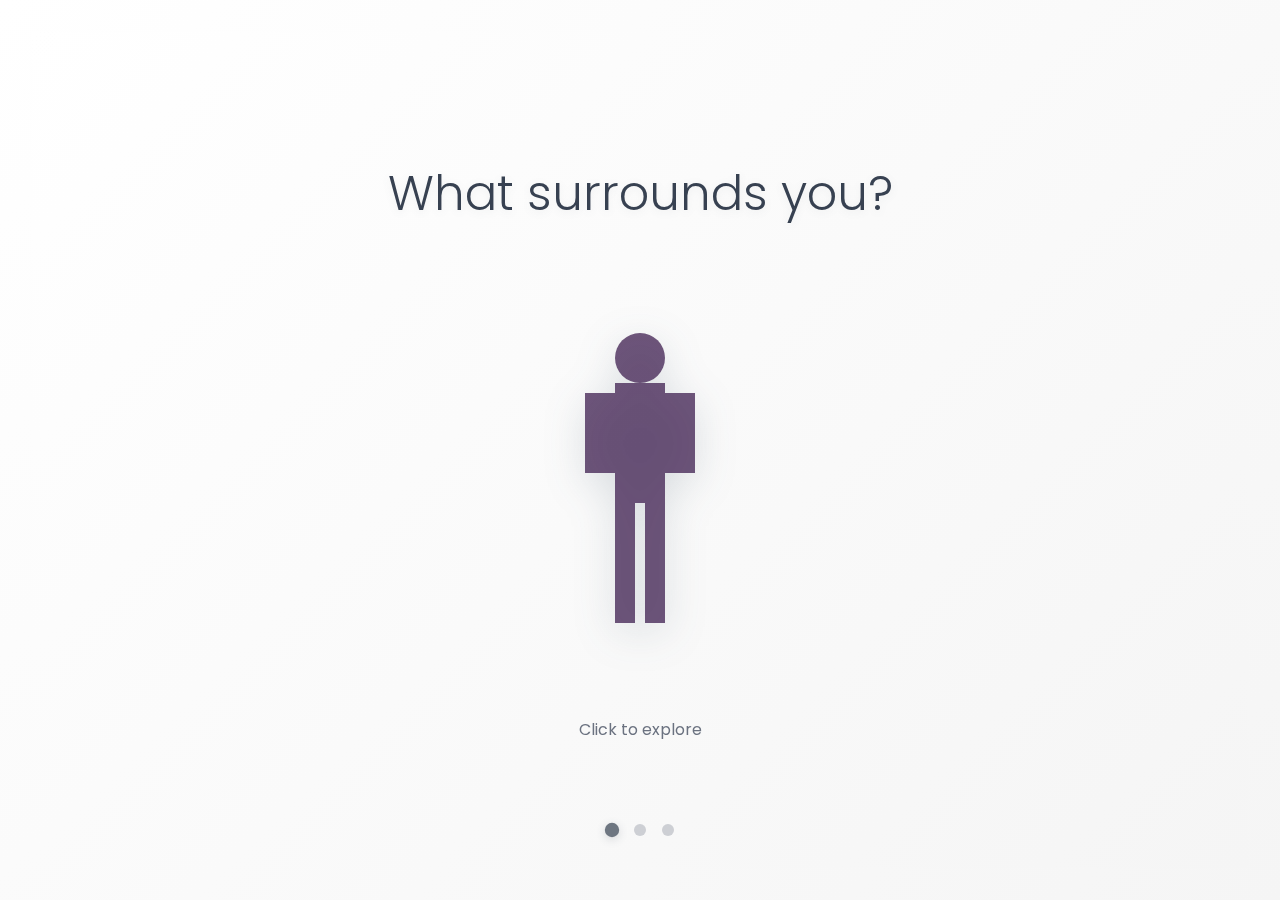
<file: index.html>
<!DOCTYPE html>
<html lang="en">
<head>
    <meta charset="UTF-8">
    <meta name="viewport" content="width=device-width, initial-scale=1.0">
    <title>Surround Sketchbook</title>
    <link rel="preconnect" href="https://fonts.googleapis.com">
    <link rel="preconnect" href="https://fonts.gstatic.com" crossorigin>
    <link href="https://fonts.googleapis.com/css2?family=Poppins:wght@300;400;500;600&display=swap" rel="stylesheet">
    <link rel="stylesheet" href="styles.css">
</head>
<body>
    <!-- Main Container -->
    <div id="container">
        <!-- Page 1: Intro -->
        <div class="panel" id="intro">
            <iframe src="pages/intro/intro.html" frameborder="0" style="width: 100%; height: 100%; border: none;"></iframe>
        </div>

        <!-- Page 2: Research Questions -->
        <div class="panel" id="research">
            <iframe src="pages/research/research.html" frameborder="0" style="width: 100%; height: 100%; border: none;"></iframe>
        </div>

        <!-- Page 3: Wardrobe -->
        <div class="panel" id="wardrobe">
            <iframe src="pages/wardrobe/wardrobe.html" frameborder="0" style="width: 100%; height: 100%; border: none;"></iframe>
        </div>

        <!-- Page 4: Door / Mirror -->
        <div class="panel" id="door-mirror">
            <div class="content">
                <h2 class="section-title">Door / Mirror</h2>
                <div class="door-mirror-container">
                    <button class="door-mirror-btn" onclick="openDoor()">Open Door</button>
                    <button class="door-mirror-btn" onclick="lookInMirror()">Look in Mirror</button>
                </div>
            </div>
        </div>

        <!-- Page 5: Portfolio Progress -->
        <div class="panel" id="progress">
            <div class="content">
                <h2 class="section-title">Portfolio Progress</h2>
                <div class="progress-grid">
                    <div class="progress-item">
                        <h3>Design Phase</h3>
                        <p>Conceptualizing the visual identity</p>
                        <div class="progress-bar">
                            <div class="progress-fill" style="width: 90%"></div>
                        </div>
                    </div>
                    <div class="progress-item">
                        <h3>Development</h3>
                        <p>Building the interactive experience</p>
                        <div class="progress-bar">
                            <div class="progress-fill" style="width: 75%"></div>
                        </div>
                    </div>
                    <div class="progress-item">
                        <h3>Content Creation</h3>
                        <p>Crafting meaningful narratives</p>
                        <div class="progress-bar">
                            <div class="progress-fill" style="width: 60%"></div>
                        </div>
                    </div>
                </div>
            </div>
        </div>

        <!-- Page 6: Creative Gallery -->
        <div class="panel" id="gallery">
            <div class="content">
                <h2 class="section-title">Creative Gallery</h2>
                <div class="gallery-grid">
                    <div class="gallery-item">
                        <div class="gallery-placeholder">Artwork 1</div>
                    </div>
                    <div class="gallery-item">
                        <div class="gallery-placeholder">Artwork 2</div>
                    </div>
                    <div class="gallery-item">
                        <div class="gallery-placeholder">Artwork 3</div>
                    </div>
                    <div class="gallery-item">
                        <div class="gallery-placeholder">Artwork 4</div>
                    </div>
                </div>
            </div>
        </div>

        <!-- Page 7: Technical Showcase -->
        <div class="panel" id="technical">
            <div class="content">
                <h2 class="section-title">Technical Showcase</h2>
                <div class="tech-grid">
                    <div class="tech-item">
                        <h3>Frontend</h3>
                        <p>HTML, CSS, JavaScript</p>
                        <div class="tech-tags">
                            <span class="tag">React</span>
                            <span class="tag">Vue</span>
                            <span class="tag">Sass</span>
                        </div>
                    </div>
                    <div class="tech-item">
                        <h3>Backend</h3>
                        <p>Server-side development</p>
                        <div class="tech-tags">
                            <span class="tag">Node.js</span>
                            <span class="tag">Python</span>
                            <span class="tag">Database</span>
                        </div>
                    </div>
                    <div class="tech-item">
                        <h3>Design</h3>
                        <p>UI/UX and visual design</p>
                        <div class="tech-tags">
                            <span class="tag">Figma</span>
                            <span class="tag">Adobe</span>
                            <span class="tag">Prototyping</span>
                        </div>
                    </div>
                </div>
            </div>
        </div>

        <!-- Page 8: Experimental Lab -->
        <div class="panel" id="experimental">
            <div class="content">
                <h2 class="section-title">Experimental Lab</h2>
                <div class="experiment-container">
                    <div class="experiment-item">
                        <h3>AI Integration</h3>
                        <p>Exploring machine learning in creative applications</p>
                        <button class="experiment-btn">Try Experiment</button>
                    </div>
                    <div class="experiment-item">
                        <h3>3D Web</h3>
                        <p>Three.js and WebGL experiments</p>
                        <button class="experiment-btn">Try Experiment</button>
                    </div>
                    <div class="experiment-item">
                        <h3>Interactive Audio</h3>
                        <p>Web Audio API and sound design</p>
                        <button class="experiment-btn">Try Experiment</button>
                    </div>
                </div>
            </div>
        </div>

        <!-- Page 9: Journey Map -->
        <div class="panel" id="journey">
            <div class="content">
                <h2 class="section-title">Journey Map</h2>
                <div class="journey-timeline">
                    <div class="timeline-item">
                        <div class="timeline-dot"></div>
                        <div class="timeline-content">
                            <h3>2023 - Discovery</h3>
                            <p>Initial concept and research phase</p>
                        </div>
                    </div>
                    <div class="timeline-item">
                        <div class="timeline-dot"></div>
                        <div class="timeline-content">
                            <h3>2024 - Development</h3>
                            <p>Building the foundation and core features</p>
                        </div>
                    </div>
                    <div class="timeline-item">
                        <div class="timeline-dot"></div>
                        <div class="timeline-content">
                            <h3>Future - Evolution</h3>
                            <p>Continuous improvement and new features</p>
                        </div>
                    </div>
                </div>
            </div>
        </div>

        <!-- Page 10: Contact -->
        <div class="panel" id="contact">
            <div class="content">
                <h2 class="section-title">Connect</h2>
                <div class="contact-container">
                    <p class="contact-text">Ready to collaborate or just want to say hello?</p>
                    <div class="contact-links">
                        <a href="#" class="contact-link">Email</a>
                        <a href="#" class="contact-link">LinkedIn</a>
                        <a href="#" class="contact-link">GitHub</a>
                        <a href="#" class="contact-link">Portfolio</a>
                    </div>
                    <div class="back-to-top">
                        <button onclick="scrollToTop()" class="top-btn">Back to Start</button>
                    </div>
                </div>
            </div>
        </div>
    </div>

    <script src="script.js"></script>
</body>
</html>
</file>
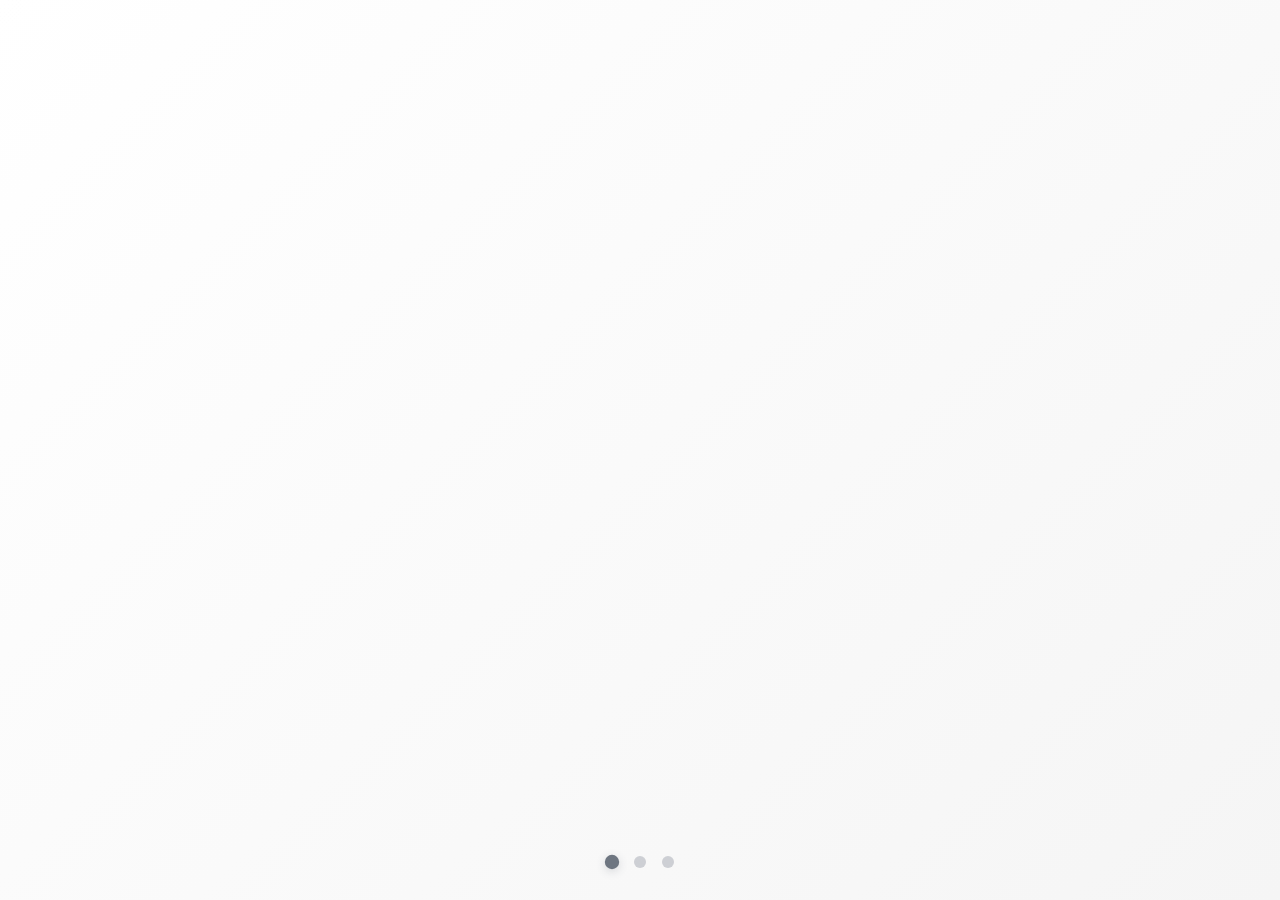
<file: pages/intro/intro.html>
<!DOCTYPE html>
<html lang="en">
<head>
    <meta charset="UTF-8">
    <meta name="viewport" content="width=device-width, initial-scale=1.0">
    <title>What Surrounds You?</title>
    <link rel="preconnect" href="https://fonts.googleapis.com">
    <link rel="preconnect" href="https://fonts.gstatic.com" crossorigin>
    <link href="https://fonts.googleapis.com/css2?family=Poppins:wght@300;400;500;600&display=swap" rel="stylesheet">
    <link rel="stylesheet" href="intro.css">
</head>
<body>
    <div id="custom-cursor"></div>
    <div class="intro-container">
        <!-- Stage 1: Silhouette with Question -->
        <div class="stage stage-1 active" id="stage1">
            <div class="question">What surrounds you?</div>
            <div class="silhouette">
                <svg viewBox="0 0 200 400" class="person-silhouette">
                    <!-- Head -->
                    <circle cx="100" cy="80" r="25" fill="rgba(74, 44, 90, 0.8)"/>
                    <!-- Body -->
                    <rect x="75" y="105" width="50" height="120" fill="rgba(74, 44, 90, 0.8)"/>
                    <!-- Arms -->
                    <rect x="45" y="115" width="30" height="80" fill="rgba(74, 44, 90, 0.8)"/>
                    <rect x="125" y="115" width="30" height="80" fill="rgba(74, 44, 90, 0.8)"/>
                    <!-- Legs -->
                    <rect x="75" y="225" width="20" height="120" fill="rgba(74, 44, 90, 0.8)"/>
                    <rect x="105" y="225" width="20" height="120" fill="rgba(74, 44, 90, 0.8)"/>
                </svg>
            </div>
            <div class="click-hint">Click to explore</div>
        </div>

        <!-- Stage 2: Environment View -->
        <div class="stage stage-2" id="stage2">
            <div class="environment-container">
                <div class="environment-scene">
                    <!-- Buildings -->
                    <div class="building building-1"></div>
                    <div class="building building-2"></div>
                    <div class="building building-3"></div>
                    <div class="building building-4"></div>
                    <!-- Trees -->
                    <div class="tree tree-1"></div>
                    <div class="tree tree-2"></div>
                    <div class="tree tree-3"></div>
                    <!-- Sky -->
                    <div class="sky"></div>
                    <!-- Ground -->
                    <div class="ground"></div>
                </div>
                <div class="person-overlay">
                    <svg viewBox="0 0 200 400" class="person-silhouette">
                        <circle cx="100" cy="80" r="25" fill="rgba(74, 44, 90, 0.9)"/>
                        <rect x="75" y="105" width="50" height="120" fill="rgba(74, 44, 90, 0.9)"/>
                        <rect x="45" y="115" width="30" height="80" fill="rgba(74, 44, 90, 0.9)"/>
                        <rect x="125" y="115" width="30" height="80" fill="rgba(74, 44, 90, 0.9)"/>
                        <rect x="75" y="225" width="20" height="120" fill="rgba(74, 44, 90, 0.9)"/>
                        <rect x="105" y="225" width="20" height="120" fill="rgba(74, 44, 90, 0.9)"/>
                    </svg>
                </div>
            </div>
            <div class="stage-info">
                <h2>Your Surroundings</h2>
                <p>Scroll to look around your environment</p>
            </div>
            <div class="click-hint">Click to focus on yourself</div>
        </div>

        <!-- Stage 3: Garment View -->
        <div class="stage stage-3" id="stage3">
            <div class="garment-container">
                <div class="person-detailed">
                    <svg viewBox="0 0 200 400" class="person-detailed-svg">
                        <!-- Head -->
                        <circle cx="100" cy="80" r="25" fill="rgba(74, 44, 90, 0.9)"/>
                        <!-- Body with garments -->
                        <rect x="75" y="105" width="50" height="120" fill="rgba(235, 188, 247, 0.8)"/>
                        <rect x="70" y="100" width="60" height="130" fill="rgba(235, 188, 247, 0.3)" stroke="rgba(235, 188, 247, 0.6)" stroke-width="2"/>
                        <!-- Arms with sleeves -->
                        <rect x="45" y="115" width="30" height="80" fill="rgba(235, 188, 247, 0.7)"/>
                        <rect x="125" y="115" width="30" height="80" fill="rgba(235, 188, 247, 0.7)"/>
                        <!-- Legs with pants -->
                        <rect x="75" y="225" width="20" height="120" fill="rgba(235, 188, 247, 0.6)"/>
                        <rect x="105" y="225" width="20" height="120" fill="rgba(235, 188, 247, 0.6)"/>
                        <!-- Accessories -->
                        <circle cx="100" cy="60" r="8" fill="rgba(235, 188, 247, 0.9)"/> <!-- Hat -->
                        <rect x="95" y="200" width="10" height="15" fill="rgba(235, 188, 247, 0.8)"/> <!-- Belt -->
                    </svg>
                </div>
            </div>
            <div class="stage-info">
                <h2>Your Garments</h2>
                <p>Scroll to rotate and showcase your style</p>
            </div>
            <div class="click-hint">Click to return to beginning</div>
        </div>

        <!-- Progress Indicator -->
        <div class="progress-indicator">
            <div class="progress-dot active" data-stage="1"></div>
            <div class="progress-dot" data-stage="2"></div>
            <div class="progress-dot" data-stage="3"></div>
        </div>
    </div>
    <script src="intro.js"></script>
</body>
</html>
</file>
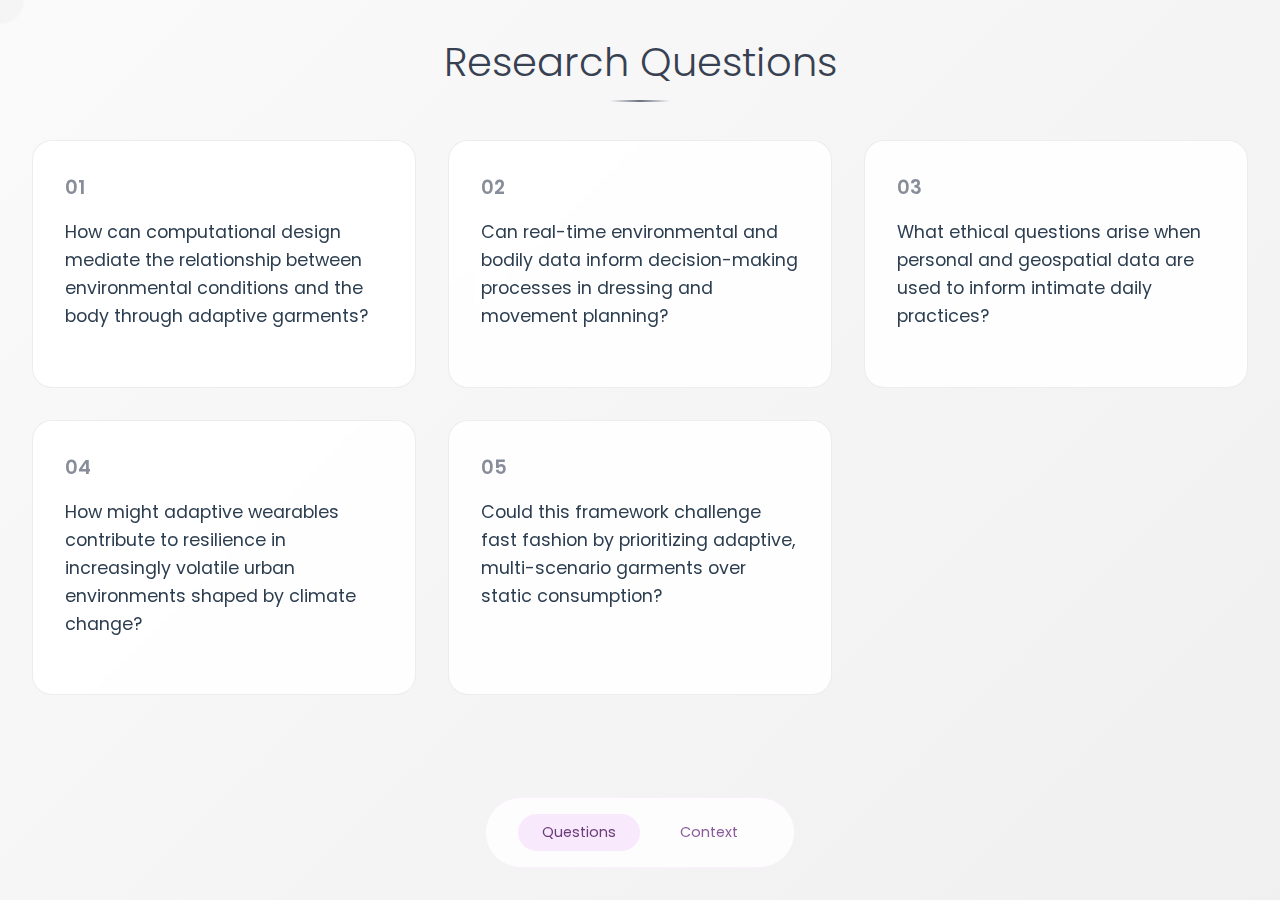
<file: pages/research/research.html>
<!DOCTYPE html>
<html lang="en">
<head>
    <meta charset="UTF-8">
    <meta name="viewport" content="width=device-width, initial-scale=1.0">
    <title>Research Questions</title>
    <link rel="preconnect" href="https://fonts.googleapis.com">
    <link rel="preconnect" href="https://fonts.gstatic.com" crossorigin>
    <link href="https://fonts.googleapis.com/css2?family=Poppins:wght@300;400;500;600&display=swap" rel="stylesheet">
    <link rel="stylesheet" href="research.css">
</head>
<body>
    <div id="custom-cursor"></div>
    <div class="research-container">
        <!-- Main Research Questions -->
        <div class="research-section" id="questions">
            <h1 class="section-title">Research Questions</h1>
            <div class="questions-grid">
                <div class="question-card" data-question="1">
                    <div class="question-number">01</div>
                    <h3 class="question-text">How can computational design mediate the relationship between environmental conditions and the body through adaptive garments?</h3>
                    <div class="question-explorer">
                        <div class="explorer-content">
                            <h4>Key Concepts</h4>
                            <ul>
                                <li>Computational Design</li>
                                <li>Environmental Conditions</li>
                                <li>Body-Garment Interface</li>
                                <li>Adaptive Systems</li>
                            </ul>
                            <div class="explorer-visual">
                                <div class="visual-element body-env"></div>
                            </div>
                        </div>
                    </div>
                </div>

                <div class="question-card" data-question="2">
                    <div class="question-number">02</div>
                    <h3 class="question-text">Can real-time environmental and bodily data inform decision-making processes in dressing and movement planning?</h3>
                    <div class="question-explorer">
                        <div class="explorer-content">
                            <h4>Data Integration</h4>
                            <ul>
                                <li>Real-time Sensing</li>
                                <li>Bodily Data</li>
                                <li>Decision Algorithms</li>
                                <li>Movement Planning</li>
                            </ul>
                            <div class="explorer-visual">
                                <div class="visual-element data-flow"></div>
                            </div>
                        </div>
                    </div>
                </div>

                <div class="question-card" data-question="3">
                    <div class="question-number">03</div>
                    <h3 class="question-text">What ethical questions arise when personal and geospatial data are used to inform intimate daily practices?</h3>
                    <div class="question-explorer">
                        <div class="explorer-content">
                            <h4>Ethical Dimensions</h4>
                            <ul>
                                <li>Privacy Concerns</li>
                                <li>Data Ownership</li>
                                <li>Intimate Practices</li>
                                <li>Geospatial Privacy</li>
                            </ul>
                            <div class="explorer-visual">
                                <div class="visual-element ethics-privacy"></div>
                            </div>
                        </div>
                    </div>
                </div>

                <div class="question-card" data-question="4">
                    <div class="question-number">04</div>
                    <h3 class="question-text">How might adaptive wearables contribute to resilience in increasingly volatile urban environments shaped by climate change?</h3>
                    <div class="question-explorer">
                        <div class="explorer-content">
                            <h4>Climate Resilience</h4>
                            <ul>
                                <li>Urban Adaptation</li>
                                <li>Climate Volatility</li>
                                <li>Wearable Technology</li>
                                <li>Resilience Framework</li>
                            </ul>
                            <div class="explorer-visual">
                                <div class="visual-element climate-resilience"></div>
                            </div>
                        </div>
                    </div>
                </div>

                <div class="question-card" data-question="5">
                    <div class="question-number">05</div>
                    <h3 class="question-text">Could this framework challenge fast fashion by prioritizing adaptive, multi-scenario garments over static consumption?</h3>
                    <div class="question-explorer">
                        <div class="explorer-content">
                            <h4>Sustainable Fashion</h4>
                            <ul>
                                <li>Fast Fashion Challenge</li>
                                <li>Multi-scenario Design</li>
                                <li>Adaptive Consumption</li>
                                <li>Sustainability Framework</li>
                            </ul>
                            <div class="explorer-visual">
                                <div class="visual-element sustainable-fashion"></div>
                            </div>
                        </div>
                    </div>
                </div>
            </div>
        </div>

        <!-- Societal Context -->
        <div class="research-section" id="context">
            <h2 class="section-title">Societal Context</h2>
            <div class="context-grid">
                <div class="context-card debates">
                    <h3>Connected Debates</h3>
                    <div class="debate-topics">
                        <div class="topic" data-topic="climate">
                            <span class="topic-icon">🌍</span>
                            <span class="topic-text">Climate Adaptation</span>
                        </div>
                        <div class="topic" data-topic="smart-cities">
                            <span class="topic-icon">🏙️</span>
                            <span class="topic-text">Smart Cities</span>
                        </div>
                        <div class="topic" data-topic="privacy">
                            <span class="topic-icon">🔒</span>
                            <span class="topic-text">Privacy in IoT</span>
                        </div>
                        <div class="topic" data-topic="fashion">
                            <span class="topic-icon">👗</span>
                            <span class="topic-text">Sustainable Fashion Futures</span>
                        </div>
                    </div>
                </div>

                <div class="context-card policy">
                    <h3>Policy Questions</h3>
                    <div class="policy-areas">
                        <div class="policy-item" data-policy="governance">
                            <h4>Data Governance</h4>
                            <p>How should personal and environmental data be regulated in adaptive systems?</p>
                        </div>
                        <div class="policy-item" data-policy="bias">
                            <h4>Algorithmic Bias</h4>
                            <p>What safeguards prevent bias in personal technology decision-making?</p>
                        </div>
                        <div class="policy-item" data-policy="justice">
                            <h4>Environmental Justice</h4>
                            <p>How can adaptive technologies promote equity in urban design?</p>
                        </div>
                    </div>
                </div>
            </div>
        </div>

        <!-- Interactive Connections -->
        <div class="connections-layer">
            <svg class="connections-svg" viewBox="0 0 1000 600">
                <!-- Connection lines will be drawn dynamically -->
            </svg>
        </div>

        <!-- Navigation -->
        <div class="research-nav">
            <button class="nav-btn active" data-section="questions">Questions</button>
            <button class="nav-btn" data-section="context">Context</button>
        </div>

        <!-- Detail Panel -->
        <div class="detail-panel" id="detailPanel">
            <div class="detail-content">
                <button class="close-btn">&times;</button>
                <div class="detail-body"></div>
            </div>
        </div>
    </div>
    <script src="research.js"></script>
</body>
</html>
</file>
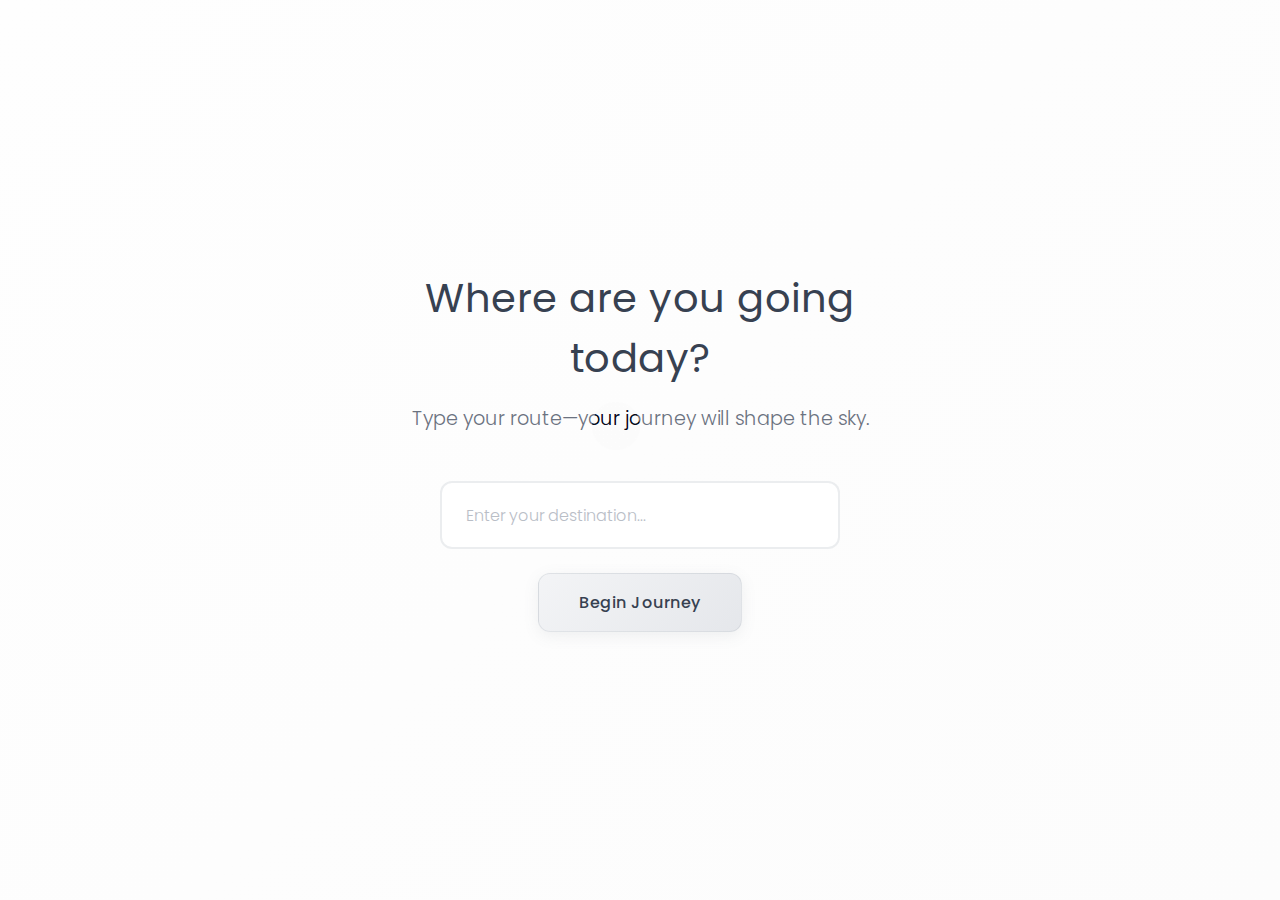
<file: pages/route/route.html>
<!DOCTYPE html>
<html lang="en">
<head>
    <meta charset="UTF-8">
    <meta name="viewport" content="width=device-width, initial-scale=1.0">
    <title>Show Route</title>
    <link rel="preconnect" href="https://fonts.googleapis.com">
    <link rel="preconnect" href="https://fonts.gstatic.com" crossorigin>
    <link href="https://fonts.googleapis.com/css2?family=Poppins:wght@300;400;500;600&display=swap" rel="stylesheet">
    <link rel="stylesheet" href="route.css">
</head>
<body>
    <div id="custom-cursor"></div>
    <div class="route-container">
        <div class="route-content">
            <h2 class="route-question">Where are you going today?</h2>
            <p class="route-description">Type your route—your journey will shape the sky.</p>
            <div class="route-input-container">
                <input type="text" class="route-input" placeholder="Enter your destination..." id="routeInput">
                <button class="route-button" onclick="submitRoute()">Begin Journey</button>
            </div>
        </div>
    </div>
    <script src="route.js"></script>
</body>
</html>
</file>
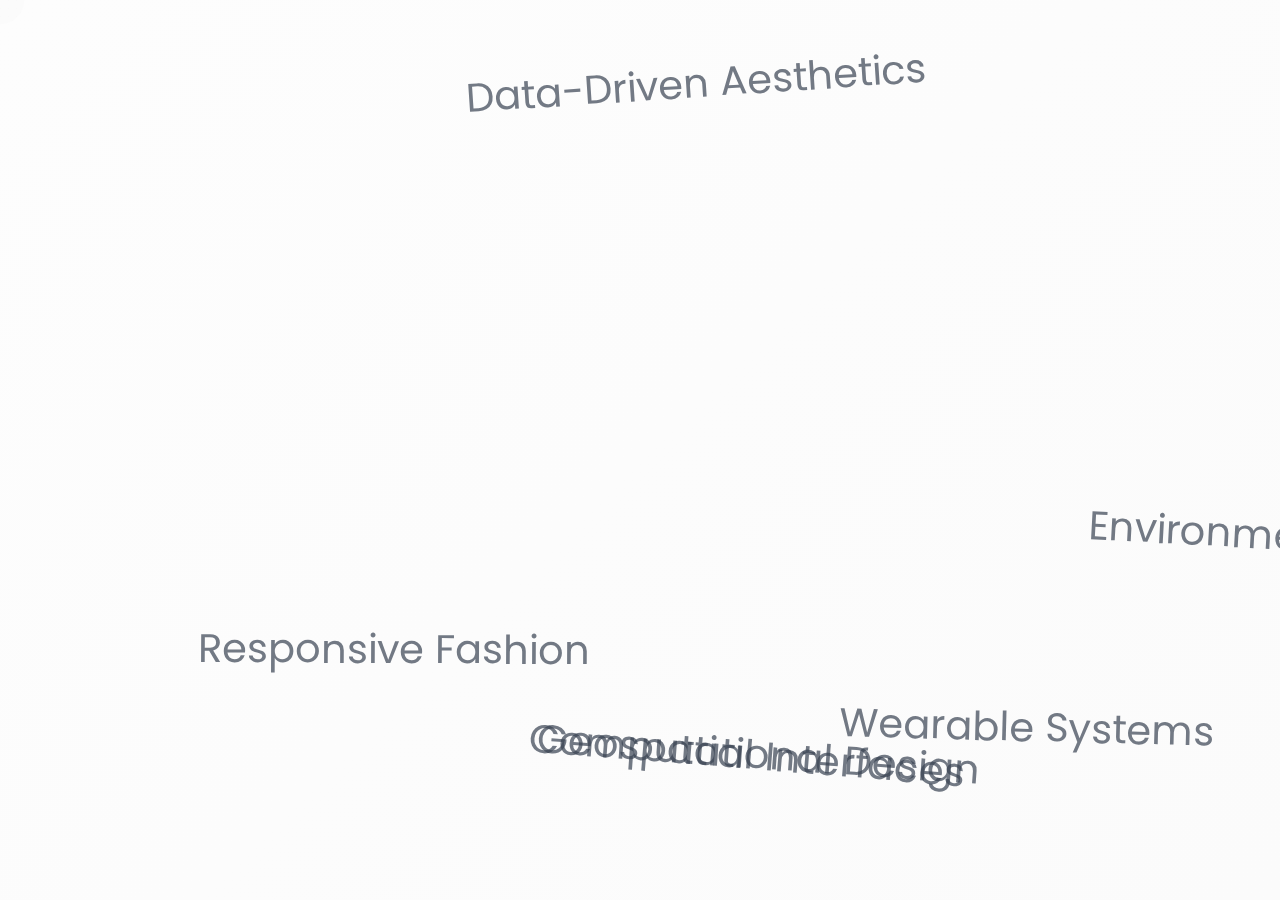
<file: pages/wardrobe/wardrobe.html>
<!DOCTYPE html>
<html lang="en">
<head>
    <meta charset="UTF-8">
    <meta name="viewport" content="width=device-width, initial-scale=1.0">
    <title>Creative Wardrobe</title>
    <link rel="preconnect" href="https://fonts.googleapis.com">
    <link rel="preconnect" href="https://fonts.gstatic.com" crossorigin>
    <link href="https://fonts.googleapis.com/css2?family=Poppins:wght@300;400;500;600&display=swap" rel="stylesheet">
    <link rel="stylesheet" href="wardrobe.css">
</head>
<body>
    <div id="custom-cursor"></div>
    <div class="wardrobe-container">
        <div class="keyword" data-keyword="Computational Design">Computational Design</div>
        <div class="keyword" data-keyword="Environmental Adaptation">Environmental Adaptation</div>
        <div class="keyword" data-keyword="Wearable Systems">Wearable Systems</div>
        <div class="keyword" data-keyword="Geospatial Interfaces">Geospatial Interfaces</div>
        <div class="keyword" data-keyword="Responsive Fashion">Responsive Fashion</div>
        <div class="keyword" data-keyword="Data-Driven Aesthetics">Data-Driven Aesthetics</div>
    </div>
    <script src="wardrobe.js"></script>
</body>
</html>
</file>
<file: styles.css>
* {
    margin: 0;
    padding: 0;
    box-sizing: border-box;
}

body {
    font-family: 'Poppins', sans-serif;
    background: linear-gradient(135deg, #ffffff 0%, #fafafa 50%, #f5f5f5 100%);
    color: #374151;
    min-height: 100vh;
    overflow-x: hidden;
    line-height: 1.6;
    cursor: none;
}




/* === Main Container === */
#container {
    display: flex;
    width: 1000vw;
    height: 100vh;
    transition: transform 1s cubic-bezier(0.25, 0.46, 0.45, 0.94);
}

/* === Panel Styles === */
.panel {
    width: 100vw;
    height: 100vh;
    display: flex;
    align-items: center;
    justify-content: center;
    padding: 2rem;
    position: relative;
    opacity: 0;
    transition: opacity 0.6s ease;
}

/* Ensure iframes don't interfere with cursor */
.panel iframe {
    z-index: 1;
    position: relative;
}

.content {
    max-width: 800px;
    width: 100%;
    text-align: center;
    transform: translateY(20px);
    opacity: 0;
    transition: transform 0.6s ease, opacity 0.6s ease;
}

.content.show {
    transform: translateY(0);
    opacity: 1;
}

/* === Typography === */
.title {
    font-size: 3.5rem;
    font-weight: 300;
    margin-bottom: 1rem;
    letter-spacing: 2px;
    color: #374151;
    text-shadow: 0 2px 4px rgba(55, 65, 81, 0.1);
}

.subtitle {
    font-size: 1.4rem;
    color: #6b7280;
    margin-bottom: 2rem;
    font-weight: 300;
}

.description {
    font-size: 1.1rem;
    color: #374151;
    margin-bottom: 3rem;
    font-weight: 300;
    line-height: 1.8;
}

.section-title {
    font-size: 2.5rem;
    margin-bottom: 2rem;
    color: #374151;
    font-weight: 500;
    letter-spacing: 1px;
}

/* === Scroll Indicator === */
.scroll-indicator {
    position: absolute;
    bottom: 2rem;
    left: 50%;
    transform: translateX(-50%);
    font-size: 0.9rem;
    color: #6b7280;
    font-weight: 300;
    animation: bounce 2s infinite;
}

@keyframes bounce {
    0%, 20%, 50%, 80%, 100% { transform: translateX(-50%) translateY(0); }
    40% { transform: translateX(-50%) translateY(-10px); }
    60% { transform: translateX(-50%) translateY(-5px); }
}

/* === Route Section === */
.route-question {
    font-size: 2rem;
    margin-bottom: 0.5rem;
    color: #374151;
    font-weight: 400;
    letter-spacing: 0.5px;
}

.route-description {
    font-size: 1.1rem;
    color: #6b7280;
    margin-bottom: 2rem;
    font-weight: 300;
}

.route-input {
    width: 100%;
    max-width: 400px;
    padding: 1.2rem 1.5rem;
    background: rgba(255, 255, 255, 0.95);
    border: 2px solid rgba(156, 163, 175, 0.2);
    border-radius: 12px;
    color: #374151;
    font-size: 1rem;
    margin-bottom: 1.5rem;
    font-family: 'Poppins', sans-serif;
    font-weight: 300;
    transition: all 0.3s ease;
}

.route-input:focus {
    outline: none;
    border-color: rgba(107, 114, 128, 0.4);
    background: rgba(255, 255, 255, 0.98);
    box-shadow: 0 8px 25px rgba(107, 114, 128, 0.1);
}

.route-input::placeholder {
    color: #9ca3af;
    opacity: 0.7;
}

/* === Buttons === */
.submit-btn, .door-mirror-btn, .experiment-btn, .top-btn {
    padding: 1rem 2.5rem;
    background: linear-gradient(135deg, #f3f4f6 0%, #e5e7eb 100%);
    border: 1px solid rgba(156, 163, 175, 0.2);
    color: #374151;
    border-radius: 12px;
    cursor: none;
    font-size: 1rem;
    font-family: 'Poppins', sans-serif;
    font-weight: 500;
    transition: all 0.3s ease;
    letter-spacing: 0.5px;
    box-shadow: 0 4px 15px rgba(107, 114, 128, 0.1);
}

.submit-btn:hover, .door-mirror-btn:hover, .experiment-btn:hover, .top-btn:hover {
    background: linear-gradient(135deg, #e5e7eb 0%, #d1d5db 100%);
    transform: translateY(-3px);
    box-shadow: 0 6px 20px rgba(107, 114, 128, 0.15);
}

/* === Wardrobe Section === */
.wardrobe-subtitle {
    font-size: 1.1rem;
    color: #8b5a9b;
    margin-bottom: 2rem;
    font-weight: 300;
}

.wardrobe-grid {
    display: grid;
    grid-template-columns: repeat(auto-fit, minmax(300px, 1fr));
    gap: 2rem;
    margin-top: 2rem;
}

.wardrobe-item {
    padding: 2.5rem 2rem;
    text-align: center;
    cursor: none;
    transition: all 0.5s ease;
    background: rgba(255, 255, 255, 0.1);
    backdrop-filter: blur(20px);
    position: relative;
    overflow: hidden;
    border-radius: 20px;
    border: 1px solid rgba(255, 255, 255, 0.1);
}

.wardrobe-glow {
    position: absolute;
    top: 0;
    left: 0;
    right: 0;
    bottom: 0;
    background: radial-gradient(circle at var(--mouse-x, 50%) var(--mouse-y, 50%), 
                rgba(235, 188, 247, 0.3) 0%, 
                rgba(235, 188, 247, 0.1) 30%, 
                transparent 70%);
    opacity: 0;
    transition: opacity 0.3s ease;
    pointer-events: none;
    border-radius: 20px;
}

.wardrobe-item:hover {
    background: rgba(255, 255, 255, 0.15);
    transform: translateY(-10px) scale(1.03);
    box-shadow: 0 20px 40px rgba(235, 188, 247, 0.2);
    border-color: rgba(235, 188, 247, 0.4);
}

.wardrobe-item:hover .wardrobe-glow {
    opacity: 1;
}

.wardrobe-icon {
    font-size: 3rem;
    margin-bottom: 1.5rem;
    display: block;
    transition: all 0.4s ease;
    position: relative;
    z-index: 2;
}

.wardrobe-item:hover .wardrobe-icon {
    transform: scale(1.2);
    filter: drop-shadow(0 0 10px rgba(235, 188, 247, 0.5));
}

.wardrobe-item h3 {
    font-size: 1.4rem;
    font-weight: 500;
    margin-bottom: 1rem;
    color: #6b3b7a;
    transition: all 0.4s ease;
    position: relative;
    z-index: 2;
}

.wardrobe-item:hover h3 {
    color: #4a2c5a;
    text-shadow: 0 0 20px rgba(235, 188, 247, 0.3);
}

.wardrobe-item p {
    font-size: 1rem;
    color: #8b5a9b;
    font-weight: 300;
    line-height: 1.6;
    position: relative;
    z-index: 2;
    transition: color 0.4s ease;
}

.wardrobe-item:hover p {
    color: #6b3b7a;
}

/* === Door Mirror Section === */
.door-mirror-container {
    display: flex;
    gap: 2rem;
    justify-content: center;
    flex-wrap: wrap;
}

/* === Progress Section === */
.progress-grid {
    display: grid;
    grid-template-columns: repeat(auto-fit, minmax(250px, 1fr));
    gap: 2rem;
    margin-top: 2rem;
}

.progress-item {
    padding: 2rem;
    border: 2px solid rgba(235, 188, 247, 0.3);
    border-radius: 12px;
    background: rgba(255, 255, 255, 0.6);
    backdrop-filter: blur(10px);
}

.progress-item h3 {
    font-size: 1.3rem;
    font-weight: 500;
    margin-bottom: 0.5rem;
    color: #6b3b7a;
}

.progress-item p {
    font-size: 0.95rem;
    color: #8b5a9b;
    margin-bottom: 1.5rem;
    font-weight: 300;
}

.progress-bar {
    width: 100%;
    height: 8px;
    background: rgba(235, 188, 247, 0.2);
    border-radius: 4px;
    overflow: hidden;
}

.progress-fill {
    height: 100%;
    background: linear-gradient(90deg, #ebbcf7 0%, #d4a5e8 100%);
    border-radius: 4px;
    transition: width 1s ease;
}

/* === Gallery Section === */
.gallery-grid {
    display: grid;
    grid-template-columns: repeat(auto-fit, minmax(200px, 1fr));
    gap: 1.5rem;
    margin-top: 2rem;
}

.gallery-item {
    aspect-ratio: 1;
    border: 2px solid rgba(235, 188, 247, 0.3);
    border-radius: 12px;
    background: rgba(255, 255, 255, 0.6);
    backdrop-filter: blur(10px);
    display: flex;
    align-items: center;
    justify-content: center;
    transition: all 0.3s ease;
}

.gallery-item:hover {
    border-color: #ebbcf7;
    background: rgba(255, 255, 255, 0.8);
    transform: scale(1.05);
}

.gallery-placeholder {
    color: #8b5a9b;
    font-weight: 300;
    font-size: 1.1rem;
}

/* === Technical Section === */
.tech-grid {
    display: grid;
    grid-template-columns: repeat(auto-fit, minmax(250px, 1fr));
    gap: 2rem;
    margin-top: 2rem;
}

.tech-item {
    padding: 2rem;
    border: 2px solid rgba(235, 188, 247, 0.3);
    border-radius: 12px;
    background: rgba(255, 255, 255, 0.6);
    backdrop-filter: blur(10px);
    text-align: center;
}

.tech-item h3 {
    font-size: 1.3rem;
    font-weight: 500;
    margin-bottom: 0.5rem;
    color: #6b3b7a;
}

.tech-item p {
    font-size: 0.95rem;
    color: #8b5a9b;
    margin-bottom: 1.5rem;
    font-weight: 300;
}

.tech-tags {
    display: flex;
    flex-wrap: wrap;
    gap: 0.5rem;
    justify-content: center;
}

.tag {
    padding: 0.3rem 0.8rem;
    background: rgba(235, 188, 247, 0.3);
    border-radius: 20px;
    font-size: 0.8rem;
    color: #6b3b7a;
    font-weight: 400;
}

/* === Experimental Section === */
.experiment-container {
    display: grid;
    grid-template-columns: repeat(auto-fit, minmax(250px, 1fr));
    gap: 2rem;
    margin-top: 2rem;
}

.experiment-item {
    padding: 2rem;
    border: 2px solid rgba(235, 188, 247, 0.3);
    border-radius: 12px;
    background: rgba(255, 255, 255, 0.6);
    backdrop-filter: blur(10px);
    text-align: center;
}

.experiment-item h3 {
    font-size: 1.3rem;
    font-weight: 500;
    margin-bottom: 0.8rem;
    color: #6b3b7a;
}

.experiment-item p {
    font-size: 0.95rem;
    color: #8b5a9b;
    margin-bottom: 1.5rem;
    font-weight: 300;
}

/* === Journey Timeline === */
.journey-timeline {
    max-width: 600px;
    margin: 2rem auto 0;
    position: relative;
}

.journey-timeline::before {
    content: '';
    position: absolute;
    left: 20px;
    top: 0;
    bottom: 0;
    width: 2px;
    background: rgba(235, 188, 247, 0.3);
}

.timeline-item {
    display: flex;
    align-items: flex-start;
    margin-bottom: 2rem;
    position: relative;
}

.timeline-dot {
    width: 12px;
    height: 12px;
    background: #ebbcf7;
    border-radius: 50%;
    margin-right: 2rem;
    margin-top: 0.5rem;
    flex-shrink: 0;
}

.timeline-content h3 {
    font-size: 1.2rem;
    font-weight: 500;
    margin-bottom: 0.5rem;
    color: #6b3b7a;
}

.timeline-content p {
    font-size: 0.95rem;
    color: #8b5a9b;
    font-weight: 300;
}

/* === Contact Section === */
.contact-container {
    max-width: 500px;
    margin: 0 auto;
}

.contact-text {
    font-size: 1.2rem;
    color: #6b3b7a;
    margin-bottom: 2rem;
    font-weight: 300;
}

.contact-links {
    display: flex;
    flex-wrap: wrap;
    gap: 1rem;
    justify-content: center;
    margin-bottom: 3rem;
}

.contact-link {
    padding: 0.8rem 1.5rem;
    background: rgba(255, 255, 255, 0.6);
    border: 2px solid rgba(235, 188, 247, 0.3);
    border-radius: 8px;
    color: #6b3b7a;
    text-decoration: none;
    font-weight: 400;
    transition: all 0.3s ease;
    backdrop-filter: blur(10px);
}

.contact-link:hover {
    border-color: #ebbcf7;
    background: rgba(255, 255, 255, 0.8);
    transform: translateY(-2px);
}

.back-to-top {
    margin-top: 2rem;
}

/* === Responsive Design === */
@media (max-width: 768px) {
    .title {
        font-size: 2.5rem;
    }
    
    .section-title {
        font-size: 2rem;
    }
    
    .route-question {
        font-size: 1.6rem;
    }
    
    .wardrobe-grid,
    .progress-grid,
    .gallery-grid,
    .tech-grid,
    .experiment-container {
        grid-template-columns: 1fr;
    }
    
    .door-mirror-container {
        flex-direction: column;
        align-items: center;
    }
    
    .door-mirror-btn {
        width: 250px;
    }
    
    .contact-links {
        flex-direction: column;
        align-items: center;
    }
    
    .contact-link {
        width: 200px;
        text-align: center;
    }
}

/* === Hide cursor on interactive elements === */
button, input, .wardrobe-item, .gallery-item, .contact-link {
    cursor: none;
}
</file>
<file: pages/intro/intro.css>
* {
    margin: 0;
    padding: 0;
    box-sizing: border-box;
}

body {
    font-family: 'Poppins', sans-serif;
    background: linear-gradient(135deg, #ffffff 0%, #fafafa 50%, #f5f5f5 100%);
    color: #374151;
    min-height: 100vh;
    overflow: hidden;
    cursor: none;
}


/* Custom Cursor */
#custom-cursor {
    position: fixed;
    width: 48px;
    height: 48px;
    border-radius: 50%;
    background-color: #0f0e0f;
    pointer-events: none;
    mix-blend-mode: overlay;
    transform: translate(-50%, -50%);
    transition: transform 0.08s ease-out;
    z-index: 2147483647;
}

.intro-container {
    width: 100vw;
    height: 100vh;
    position: relative;
    display: flex;
    align-items: center;
    justify-content: center;
}

/* Stage Management */
.stage {
    position: absolute;
    width: 100%;
    height: 100%;
    display: flex;
    flex-direction: column;
    align-items: center;
    justify-content: center;
    opacity: 0;
    transform: scale(0.8);
    transition: all 1.2s cubic-bezier(0.25, 0.46, 0.45, 0.94);
    pointer-events: none;
}

.stage.active {
    opacity: 1;
    transform: scale(1);
    pointer-events: all;
}

/* Stage 1: Silhouette */
.stage-1 {
    text-align: center;
}

.question {
    font-size: 3rem;
    font-weight: 300;
    color: #374151;
    margin-bottom: 3rem;
    opacity: 0;
    transform: translateY(30px);
    animation: fadeInUp 1s ease-out 0.5s forwards;
    text-shadow: 0 2px 8px rgba(107, 114, 128, 0.1);
}

.silhouette {
    margin-bottom: 2rem;
    opacity: 0;
    transform: scale(0.5);
    animation: fadeInScale 1s ease-out 1s forwards;
}

.person-silhouette {
    width: 200px;
    height: 400px;
    filter: drop-shadow(0 10px 20px rgba(52, 73, 94, 0.2));
}

.click-hint {
    font-size: 1rem;
    color: #6b7280;
    opacity: 0;
    animation: fadeIn 1s ease-out 2s forwards;
    cursor: pointer;
    transition: all 0.3s ease;
}

.click-hint:hover {
    color: #4b5563;
    transform: scale(1.05);
}

/* Stage 2: Environment */
.stage-2 {
    perspective: 1000px;
}

.environment-container {
    position: relative;
    width: 100%;
    height: 100%;
    transform-style: preserve-3d;
}

.environment-scene {
    position: absolute;
    width: 100%;
    height: 100%;
    transform-style: preserve-3d;
}

.sky {
    position: absolute;
    top: 0;
    left: 0;
    right: 0;
    height: 60%;
    background: linear-gradient(to bottom, rgba(107, 114, 128, 0.05), rgba(75, 85, 99, 0.03));
}

.ground {
    position: absolute;
    bottom: 0;
    left: 0;
    right: 0;
    height: 40%;
    background: linear-gradient(to top, rgba(107, 114, 128, 0.08), rgba(75, 85, 99, 0.04));
}

.building {
    position: absolute;
    background: rgba(107, 114, 128, 0.1);
    border-radius: 4px;
    box-shadow: 0 2px 8px rgba(107, 114, 128, 0.1);
}

.building-1 {
    width: 80px;
    height: 200px;
    left: 10%;
    bottom: 40%;
    transform: translateZ(-100px);
}

.building-2 {
    width: 120px;
    height: 280px;
    left: 25%;
    bottom: 40%;
    transform: translateZ(-50px);
}

.building-3 {
    width: 100px;
    height: 240px;
    right: 20%;
    bottom: 40%;
    transform: translateZ(-80px);
}

.building-4 {
    width: 90px;
    height: 220px;
    right: 5%;
    bottom: 40%;
    transform: translateZ(-120px);
}

.tree {
    position: absolute;
    width: 40px;
    height: 80px;
    background: rgba(107, 114, 128, 0.15);
    border-radius: 50% 50% 20px 20px;
    bottom: 40%;
    box-shadow: 0 2px 10px rgba(107, 114, 128, 0.1);
}

.tree-1 {
    left: 15%;
    transform: translateZ(-60px);
}

.tree-2 {
    left: 45%;
    transform: translateZ(-40px);
}

.tree-3 {
    right: 35%;
    transform: translateZ(-70px);
}

.person-overlay {
    position: absolute;
    top: 50%;
    left: 50%;
    transform: translate(-50%, -50%);
    z-index: 10;
}

.stage-info {
    position: absolute;
    top: 2rem;
    left: 50%;
    transform: translateX(-50%);
    text-align: center;
    z-index: 20;
}

.stage-info h2 {
    font-size: 2rem;
    font-weight: 400;
    color: #34495e;
    margin-bottom: 0.5rem;
}

.stage-info p {
    font-size: 1rem;
    color: #5d6d7e;
    font-weight: 300;
}

/* Stage 3: Garments */
.stage-3 {
    text-align: center;
}

.garment-container {
    position: relative;
    transform-style: preserve-3d;
}

.person-detailed {
    margin-bottom: 2rem;
}

.person-detailed-svg {
    width: 250px;
    height: 500px;
    filter: drop-shadow(0 15px 30px rgba(52, 152, 219, 0.3));
}

/* Progress Indicator */
.progress-indicator {
    position: absolute;
    bottom: 2rem;
    left: 50%;
    transform: translateX(-50%);
    display: flex;
    gap: 1rem;
    z-index: 30;
}

.progress-dot {
    width: 12px;
    height: 12px;
    border-radius: 50%;
    background: rgba(107, 114, 128, 0.3);
    transition: all 0.3s ease;
    cursor: pointer;
}

.progress-dot.active {
    background: rgba(75, 85, 99, 0.8);
    transform: scale(1.2);
    box-shadow: 0 2px 8px rgba(75, 85, 99, 0.2);
}

/* Animations */
@keyframes fadeInUp {
    to {
        opacity: 1;
        transform: translateY(0);
    }
}

@keyframes fadeInScale {
    to {
        opacity: 1;
        transform: scale(1);
    }
}

@keyframes fadeIn {
    to {
        opacity: 1;
    }
}

/* Responsive Design */
@media (max-width: 768px) {
    .question {
        font-size: 2rem;
    }
    
    .person-silhouette,
    .person-detailed-svg {
        width: 150px;
        height: 300px;
    }
    
    .stage-info h2 {
        font-size: 1.5rem;
    }
}
</file>
<file: pages/research/research.css>
* {
    margin: 0;
    padding: 0;
    box-sizing: border-box;
}

body {
    font-family: 'Poppins', sans-serif;
    background: linear-gradient(135deg, #fafafa 0%, #f5f5f5 50%, #f0f0f0 100%);
    color: #374151;
    min-height: 100vh;
    overflow-x: hidden;
    cursor: none;
}


/* Custom Cursor */
#custom-cursor {
    position: fixed;
    width: 48px;
    height: 48px;
    border-radius: 50%;
    background-color: #0f0e0f;
    pointer-events: none;
    mix-blend-mode: overlay;
    transform: translate(-50%, -50%);
    transition: transform 0.08s ease-out;
    z-index: 2147483647;
}

.research-container {
    width: 100vw;
    min-height: 100vh;
    position: relative;
    padding: 2rem;
}

/* Section Management */
.research-section {
    display: none;
    opacity: 0;
    transform: translateY(30px);
    transition: all 0.8s ease;
}

.research-section.active {
    display: block;
    opacity: 1;
    transform: translateY(0);
}

.section-title {
    font-size: 2.5rem;
    font-weight: 300;
    color: #374151;
    text-align: center;
    margin-bottom: 3rem;
    position: relative;
}

.section-title::after {
    content: '';
    position: absolute;
    bottom: -10px;
    left: 50%;
    transform: translateX(-50%);
    width: 60px;
    height: 2px;
    background: linear-gradient(90deg, transparent, #6b7280, transparent);
}

/* Questions Grid */
.questions-grid {
    display: grid;
    grid-template-columns: repeat(auto-fit, minmax(350px, 1fr));
    gap: 2rem;
    max-width: 1400px;
    margin: 0 auto;
}

.question-card {
    background: rgba(255, 255, 255, 0.9);
    backdrop-filter: blur(10px);
    border-radius: 20px;
    padding: 2rem;
    position: relative;
    cursor: pointer;
    transition: all 0.4s ease;
    border: 1px solid rgba(156, 163, 175, 0.2);
    overflow: hidden;
}

.question-card::before {
    content: '';
    position: absolute;
    top: 0;
    left: 0;
    right: 0;
    height: 3px;
    background: linear-gradient(90deg, #6b7280, #4b5563, #6b7280);
    transform: scaleX(0);
    transition: transform 0.4s ease;
}

.question-card:hover {
    transform: translateY(-8px);
    box-shadow: 0 20px 40px rgba(107, 114, 128, 0.1);
    border-color: rgba(107, 114, 128, 0.3);
}

.question-card:hover::before {
    transform: scaleX(1);
}

.question-number {
    font-size: 1.2rem;
    font-weight: 600;
    color: #6b7280;
    margin-bottom: 1rem;
    opacity: 0.8;
}

.question-text {
    font-size: 1.1rem;
    font-weight: 400;
    line-height: 1.6;
    color: #2c3e50;
    margin-bottom: 1.5rem;
}

.question-explorer {
    max-height: 0;
    overflow: hidden;
    transition: max-height 0.6s ease;
}

.question-card.active .question-explorer {
    max-height: 300px;
}

.explorer-content {
    padding-top: 1rem;
    border-top: 1px solid rgba(52, 152, 219, 0.2);
}

.explorer-content h4 {
    font-size: 1rem;
    font-weight: 500;
    color: #34495e;
    margin-bottom: 0.8rem;
}

.explorer-content ul {
    list-style: none;
    margin-bottom: 1rem;
}

.explorer-content li {
    font-size: 0.9rem;
    color: #5d6d7e;
    margin-bottom: 0.3rem;
    padding-left: 1rem;
    position: relative;
}

.explorer-content li::before {
    content: '•';
    color: #6b7280;
    position: absolute;
    left: 0;
}

.explorer-visual {
    height: 60px;
    display: flex;
    align-items: center;
    justify-content: center;
}

.visual-element {
    width: 40px;
    height: 40px;
    border-radius: 50%;
    background: linear-gradient(45deg, #6b7280, #4b5563);
    opacity: 0.6;
    transition: all 0.3s ease;
    box-shadow: 0 2px 8px rgba(107, 114, 128, 0.1);
}

.question-card:hover .visual-element {
    opacity: 1;
    transform: scale(1.1);
}

/* Context Grid */
.context-grid {
    display: grid;
    grid-template-columns: 1fr 1fr;
    gap: 3rem;
    max-width: 1200px;
    margin: 0 auto;
}

.context-card {
    background: rgba(255, 255, 255, 0.7);
    backdrop-filter: blur(10px);
    border-radius: 20px;
    padding: 2rem;
    border: 1px solid rgba(235, 188, 247, 0.2);
    transition: all 0.4s ease;
}

.context-card:hover {
    transform: translateY(-5px);
    box-shadow: 0 15px 30px rgba(235, 188, 247, 0.15);
}

.context-card h3 {
    font-size: 1.5rem;
    font-weight: 500;
    color: #6b3b7a;
    margin-bottom: 1.5rem;
    text-align: center;
}

/* Debate Topics */
.debate-topics {
    display: grid;
    grid-template-columns: 1fr 1fr;
    gap: 1rem;
}

.topic {
    display: flex;
    align-items: center;
    gap: 0.8rem;
    padding: 1rem;
    background: rgba(235, 188, 247, 0.1);
    border-radius: 12px;
    cursor: pointer;
    transition: all 0.3s ease;
    border: 1px solid transparent;
}

.topic:hover {
    background: rgba(235, 188, 247, 0.2);
    border-color: rgba(235, 188, 247, 0.3);
    transform: translateX(5px);
}

.topic-icon {
    font-size: 1.5rem;
}

.topic-text {
    font-size: 0.9rem;
    font-weight: 400;
    color: #4a2c5a;
}

/* Policy Areas */
.policy-areas {
    display: flex;
    flex-direction: column;
    gap: 1.5rem;
}

.policy-item {
    padding: 1.5rem;
    background: rgba(235, 188, 247, 0.1);
    border-radius: 12px;
    border-left: 3px solid #ebbcf7;
    transition: all 0.3s ease;
    cursor: pointer;
}

.policy-item:hover {
    background: rgba(235, 188, 247, 0.15);
    transform: translateX(5px);
}

.policy-item h4 {
    font-size: 1.1rem;
    font-weight: 500;
    color: #6b3b7a;
    margin-bottom: 0.5rem;
}

.policy-item p {
    font-size: 0.9rem;
    color: #8b5a9b;
    line-height: 1.5;
}

/* Connections Layer */
.connections-layer {
    position: fixed;
    top: 0;
    left: 0;
    width: 100%;
    height: 100%;
    pointer-events: none;
    z-index: 1;
}

.connections-svg {
    width: 100%;
    height: 100%;
}

.connection-line {
    stroke: rgba(235, 188, 247, 0.3);
    stroke-width: 2;
    fill: none;
    stroke-dasharray: 5,5;
    animation: dash 20s linear infinite;
}

@keyframes dash {
    to {
        stroke-dashoffset: -100;
    }
}

/* Navigation */
.research-nav {
    position: fixed;
    bottom: 2rem;
    left: 50%;
    transform: translateX(-50%);
    display: flex;
    gap: 1rem;
    background: rgba(255, 255, 255, 0.8);
    backdrop-filter: blur(10px);
    padding: 1rem 2rem;
    border-radius: 50px;
    border: 1px solid rgba(235, 188, 247, 0.2);
    z-index: 10;
}

.nav-btn {
    background: none;
    border: none;
    padding: 0.5rem 1.5rem;
    border-radius: 25px;
    font-family: 'Poppins', sans-serif;
    font-size: 0.9rem;
    color: #8b5a9b;
    cursor: pointer;
    transition: all 0.3s ease;
}

.nav-btn.active,
.nav-btn:hover {
    background: rgba(235, 188, 247, 0.3);
    color: #6b3b7a;
}

/* Detail Panel */
.detail-panel {
    position: fixed;
    top: 0;
    right: -400px;
    width: 400px;
    height: 100vh;
    background: rgba(255, 255, 255, 0.95);
    backdrop-filter: blur(20px);
    border-left: 1px solid rgba(235, 188, 247, 0.3);
    transition: right 0.4s ease;
    z-index: 100;
    overflow-y: auto;
}

.detail-panel.active {
    right: 0;
}

.detail-content {
    padding: 2rem;
    position: relative;
}

.close-btn {
    position: absolute;
    top: 1rem;
    right: 1rem;
    background: none;
    border: none;
    font-size: 1.5rem;
    color: #8b5a9b;
    cursor: pointer;
    transition: color 0.3s ease;
}

.close-btn:hover {
    color: #6b3b7a;
}

.detail-body {
    margin-top: 2rem;
}

/* Responsive Design */
@media (max-width: 768px) {
    .research-container {
        padding: 1rem;
    }
    
    .section-title {
        font-size: 2rem;
    }
    
    .questions-grid {
        grid-template-columns: 1fr;
        gap: 1.5rem;
    }
    
    .context-grid {
        grid-template-columns: 1fr;
        gap: 2rem;
    }
    
    .debate-topics {
        grid-template-columns: 1fr;
    }
    
    .detail-panel {
        width: 100%;
        right: -100%;
    }
    
    .research-nav {
        bottom: 1rem;
        padding: 0.8rem 1.5rem;
    }
}
</file>
<file: pages/route/route.css>
* {
    margin: 0;
    padding: 0;
    box-sizing: border-box;
}

body {
    font-family: 'Poppins', sans-serif;
    background: linear-gradient(135deg, #fefefe 0%, #fdfdfd 50%, #fcfcfc 100%);
    color: #2c3e50;
    min-height: 100vh;
    display: flex;
    align-items: center;
    justify-content: center;
    cursor: none;
}


/* Custom Cursor */
#custom-cursor {
    position: fixed;
    width: 48px;
    height: 48px;
    border-radius: 50%;
    background-color: #0f0e0f;
    pointer-events: none;
    mix-blend-mode: overlay;
    transform: translate(-50%, -50%);
    transition: transform 0.08s ease-out;
    z-index: 2147483647;
}

.route-container {
    width: 100%;
    max-width: 600px;
    padding: 2rem;
    text-align: center;
}

.route-question {
    font-size: 2.5rem;
    font-weight: 400;
    margin-bottom: 1rem;
    color: #374151;
    letter-spacing: 0.5px;
}

.route-description {
    font-size: 1.2rem;
    color: #6b7280;
    margin-bottom: 3rem;
    font-weight: 300;
}

.route-input-container {
    display: flex;
    flex-direction: column;
    gap: 1.5rem;
    align-items: center;
}

.route-input {
    width: 100%;
    max-width: 400px;
    padding: 1.2rem 1.5rem;
    background: rgba(255, 255, 255, 0.9);
    border: 2px solid rgba(156, 163, 175, 0.2);
    border-radius: 12px;
    color: #374151;
    font-size: 1rem;
    font-family: 'Poppins', sans-serif;
    font-weight: 300;
    transition: all 0.3s ease;
}

.route-input:focus {
    outline: none;
    border-color: rgba(107, 114, 128, 0.4);
    background: rgba(255, 255, 255, 0.95);
    box-shadow: 0 8px 25px rgba(107, 114, 128, 0.1);
}

.route-input::placeholder {
    color: #9ca3af;
    opacity: 0.7;
}

.route-button {
    padding: 1rem 2.5rem;
    background: linear-gradient(135deg, #f3f4f6 0%, #e5e7eb 100%);
    border: 1px solid rgba(156, 163, 175, 0.2);
    color: #374151;
    border-radius: 12px;
    cursor: none;
    font-size: 1rem;
    font-family: 'Poppins', sans-serif;
    font-weight: 500;
    transition: all 0.3s ease;
    letter-spacing: 0.5px;
    box-shadow: 0 4px 15px rgba(107, 114, 128, 0.1);
}

.route-button:hover {
    background: linear-gradient(135deg, #e5e7eb 0%, #d1d5db 100%);
    transform: translateY(-3px);
    box-shadow: 0 6px 20px rgba(107, 114, 128, 0.15);
}

@media (max-width: 768px) {
    .route-question {
        font-size: 2rem;
    }
    
    .route-description {
        font-size: 1rem;
    }
}
</file>
<file: pages/wardrobe/wardrobe.css>
* {
    margin: 0;
    padding: 0;
    box-sizing: border-box;
}

body {
    font-family: 'Poppins', sans-serif;
    background: linear-gradient(135deg, #fdfdfd 0%, #fcfcfc 50%, #fbfbfb 100%);
    color: #2c3e50;
    min-height: 100vh;
    overflow: hidden;
    cursor: none;
}


/* Custom Cursor */
#custom-cursor {
    position: fixed;
    width: 48px;
    height: 48px;
    border-radius: 50%;
    background-color: #0f0e0f;
    pointer-events: none;
    mix-blend-mode: overlay;
    transform: translate(-50%, -50%);
    transition: transform 0.08s ease-out;
    z-index: 2147483647;
}

.wardrobe-container {
    width: 100vw;
    height: 100vh;
    position: relative;
    display: flex;
    align-items: center;
    justify-content: center;
}

.keyword {
    position: absolute;
    font-size: 2.5rem;
    font-weight: 400;
    color: rgba(55, 65, 81, 0.7);
    transition: all 0.6s ease;
    cursor: none;
    user-select: none;
    white-space: nowrap;
    z-index: 1;
}

.keyword:hover {
    color: #374151;
    font-weight: 500;
    transform: scale(1.1);
    text-shadow: 0 2px 8px rgba(107, 114, 128, 0.2);
    z-index: 10;
}

.keyword.active {
    color: #374151;
    font-weight: 600;
    text-shadow: 0 4px 12px rgba(75, 85, 99, 0.3);
    transform: scale(1.2);
    z-index: 20;
}

/* Floating animation */
@keyframes float {
    0%, 100% {
        transform: translateY(0px) rotate(0deg);
    }
    25% {
        transform: translateY(-20px) rotate(1deg);
    }
    50% {
        transform: translateY(-10px) rotate(-1deg);
    }
    75% {
        transform: translateY(-15px) rotate(0.5deg);
    }
}

.keyword {
    animation: float 6s ease-in-out infinite;
}

.keyword:nth-child(1) { animation-delay: 0s; }
.keyword:nth-child(2) { animation-delay: 1s; }
.keyword:nth-child(3) { animation-delay: 2s; }
.keyword:nth-child(4) { animation-delay: 3s; }
.keyword:nth-child(5) { animation-delay: 4s; }
.keyword:nth-child(6) { animation-delay: 5s; }

/* Responsive design */
@media (max-width: 768px) {
    .keyword {
        font-size: 1.8rem;
    }
}

@media (max-width: 480px) {
    .keyword {
        font-size: 1.4rem;
    }
}
</file>
